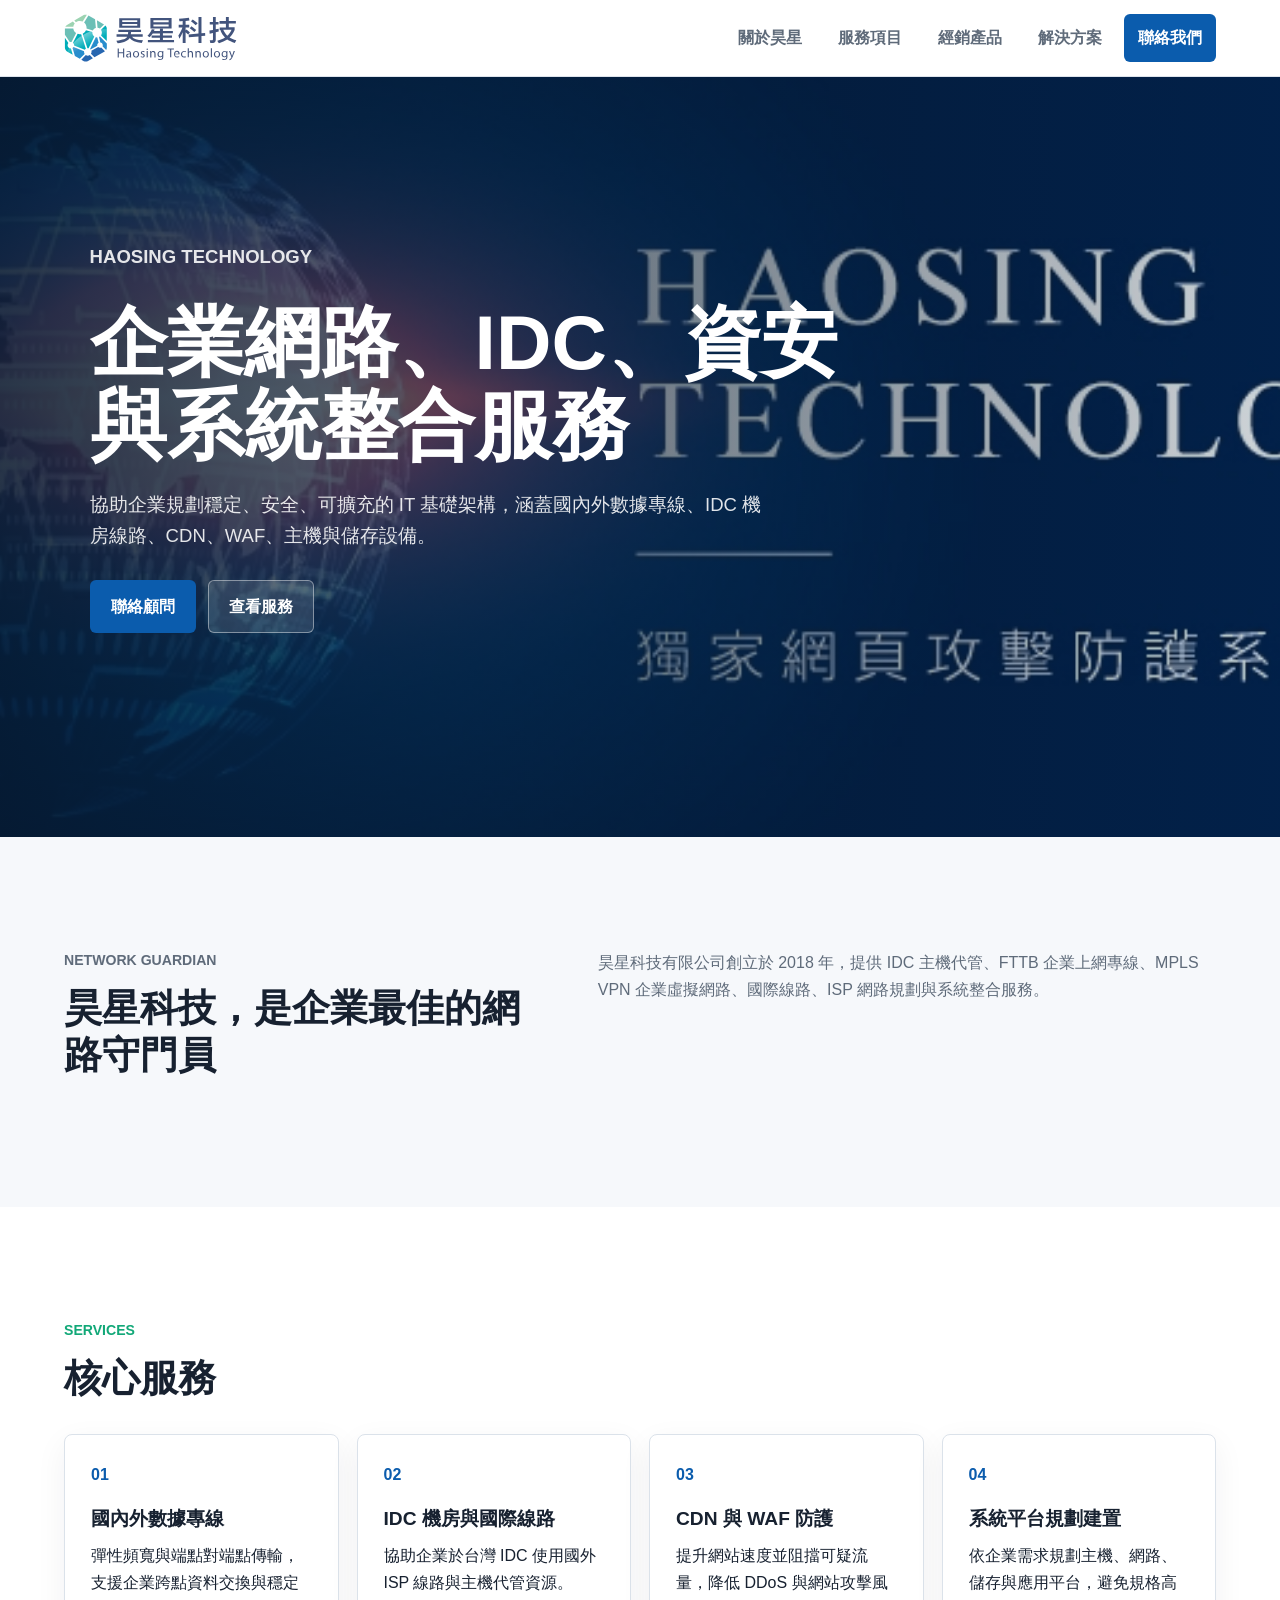
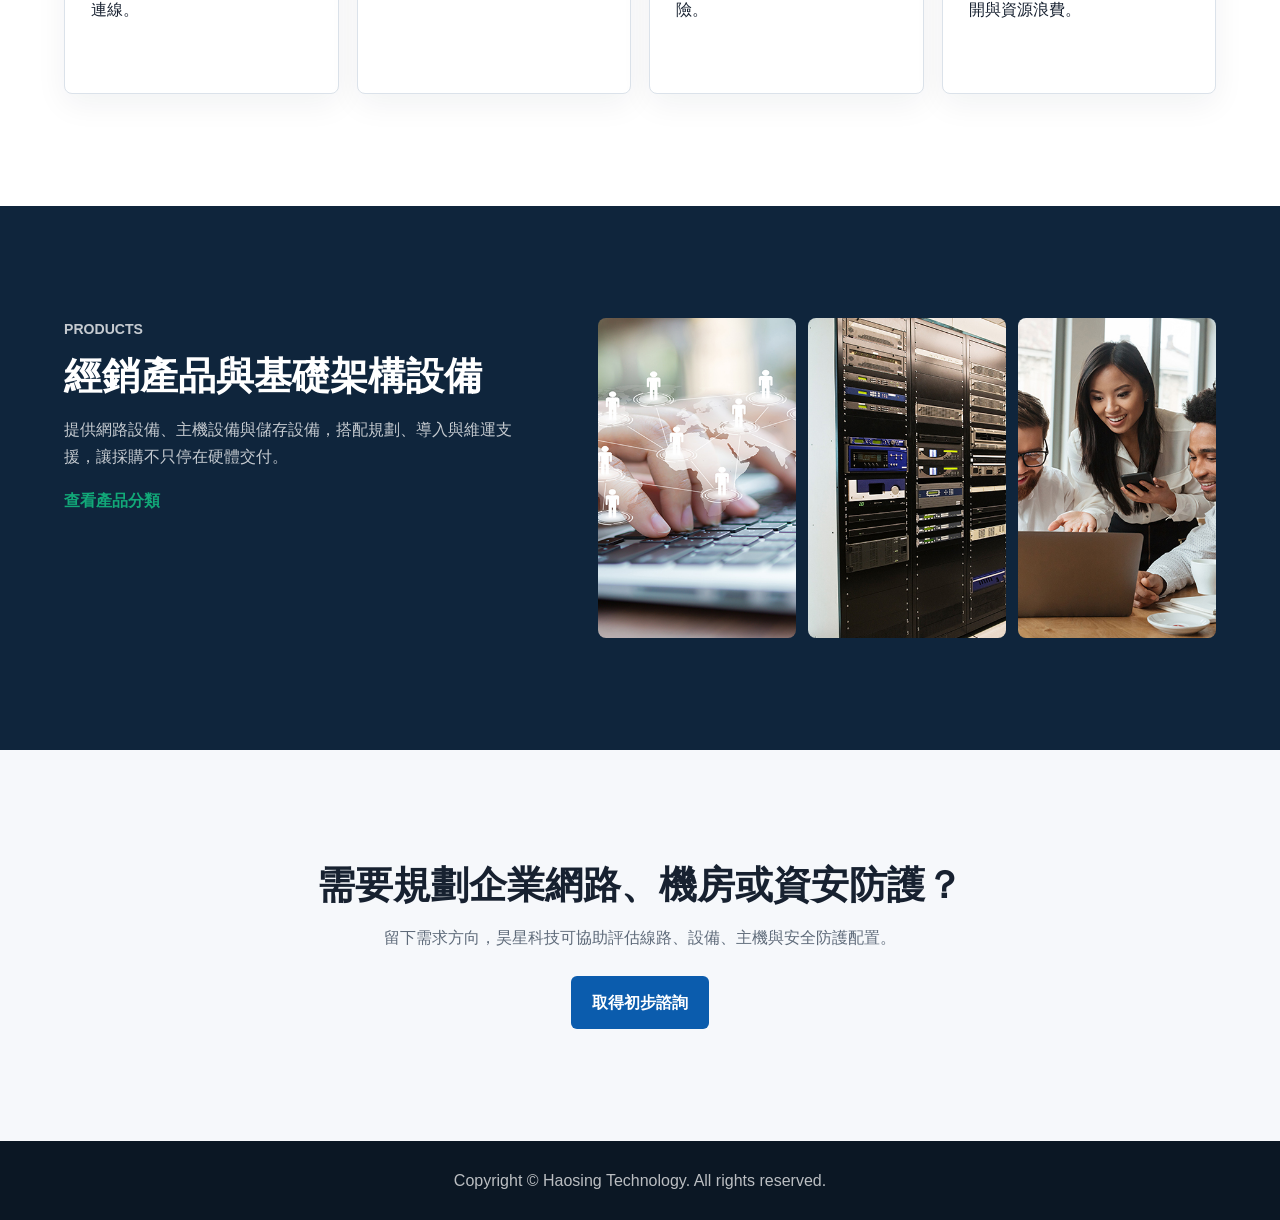
<file: index.html>
<!DOCTYPE html>
<html lang="zh-Hant-TW">
<head>
  <meta charset="UTF-8">
  <meta name="viewport" content="width=device-width, initial-scale=1.0">
  <title>昊星科技有限公司｜企業網路、IDC、資安與系統整合服務</title>
  <meta name="description" content="昊星科技提供國內外數據專線、IDC 機房線路、CDN、WAF、虛擬主機、系統平台建置與企業 IT 技術支援。">
  <link rel="canonical" href="https://haosing.com.tw/">
  <meta property="og:title" content="昊星科技有限公司">
  <meta property="og:description" content="企業網路、IDC、資安與系統整合服務。">
  <meta property="og:type" content="website">
  <meta property="og:url" content="https://haosing.com.tw/">
  <link rel="icon" href="assets/images/logo.svg" type="image/svg+xml">
  <link rel="stylesheet" href="assets/css/styles.css">
</head>
<body>
  <header class="site-header">
    <a class="brand" href="index.html" aria-label="昊星科技首頁">
      <img src="assets/images/logo.svg" alt="Haosing Technology">
    </a>
    <button class="nav-toggle" type="button" aria-expanded="false" aria-controls="site-nav">選單</button>
    <nav id="site-nav" class="site-nav" aria-label="主要導覽">
      <a href="about.html">關於昊星</a>
      <a href="services.html">服務項目</a>
      <a href="products.html">經銷產品</a>
      <a href="solutions.html">解決方案</a>
      <a class="nav-cta" href="contact.html">聯絡我們</a>
    </nav>
  </header>

  <main>
    <section class="hero">
      <img class="hero-bg" src="upload/home/210103144446288373.jpg" alt="企業網路與機房基礎架構">
      <div class="hero-overlay"></div>
      <div class="hero-content">
        <p class="eyebrow">Haosing Technology</p>
        <h1>企業網路、IDC、資安與系統整合服務</h1>
        <p>協助企業規劃穩定、安全、可擴充的 IT 基礎架構，涵蓋國內外數據專線、IDC 機房線路、CDN、WAF、主機與儲存設備。</p>
        <div class="hero-actions">
          <a class="button primary" href="contact.html">聯絡顧問</a>
          <a class="button secondary" href="services.html">查看服務</a>
        </div>
      </div>
    </section>

    <section class="section intro-grid">
      <div>
        <p class="eyebrow">Network Guardian</p>
        <h2>昊星科技，是企業最佳的網路守門員</h2>
      </div>
      <p>昊星科技有限公司創立於 2018 年，提供 IDC 主機代管、FTTB 企業上網專線、MPLS VPN 企業虛擬網路、國際線路、ISP 網路規劃與系統整合服務。</p>
    </section>

    <section class="section service-preview">
      <div class="section-heading">
        <p class="eyebrow">Services</p>
        <h2>核心服務</h2>
      </div>
      <div class="feature-grid">
        <a class="feature-card" href="services.html#leased-line">
          <span>01</span>
          <h3>國內外數據專線</h3>
          <p>彈性頻寬與端點對端點傳輸，支援企業跨點資料交換與穩定連線。</p>
        </a>
        <a class="feature-card" href="services.html#idc">
          <span>02</span>
          <h3>IDC 機房與國際線路</h3>
          <p>協助企業於台灣 IDC 使用國外 ISP 線路與主機代管資源。</p>
        </a>
        <a class="feature-card" href="services.html#security">
          <span>03</span>
          <h3>CDN 與 WAF 防護</h3>
          <p>提升網站速度並阻擋可疑流量，降低 DDoS 與網站攻擊風險。</p>
        </a>
        <a class="feature-card" href="services.html#integration">
          <span>04</span>
          <h3>系統平台規劃建置</h3>
          <p>依企業需求規劃主機、網路、儲存與應用平台，避免規格高開與資源浪費。</p>
        </a>
      </div>
    </section>

    <section class="section split-section">
      <div>
        <p class="eyebrow">Products</p>
        <h2>經銷產品與基礎架構設備</h2>
        <p>提供網路設備、主機設備與儲存設備，搭配規劃、導入與維運支援，讓採購不只停在硬體交付。</p>
        <a class="text-link" href="products.html">查看產品分類</a>
      </div>
      <div class="image-triplet" aria-label="服務與產品圖片">
        <img src="assets/images/a.jpg" alt="服務項目">
        <img src="assets/images/b.jpg" alt="經銷產品">
        <img src="assets/images/c.jpg" alt="方案種類">
      </div>
    </section>

    <section class="section cta-band">
      <h2>需要規劃企業網路、機房或資安防護？</h2>
      <p>留下需求方向，昊星科技可協助評估線路、設備、主機與安全防護配置。</p>
      <a class="button primary" href="contact.html">取得初步諮詢</a>
    </section>
  </main>

  <footer class="site-footer">
    <p>Copyright © Haosing Technology. All rights reserved.</p>
  </footer>

  <script src="assets/js/main.js"></script>
</body>
</html>
</file>
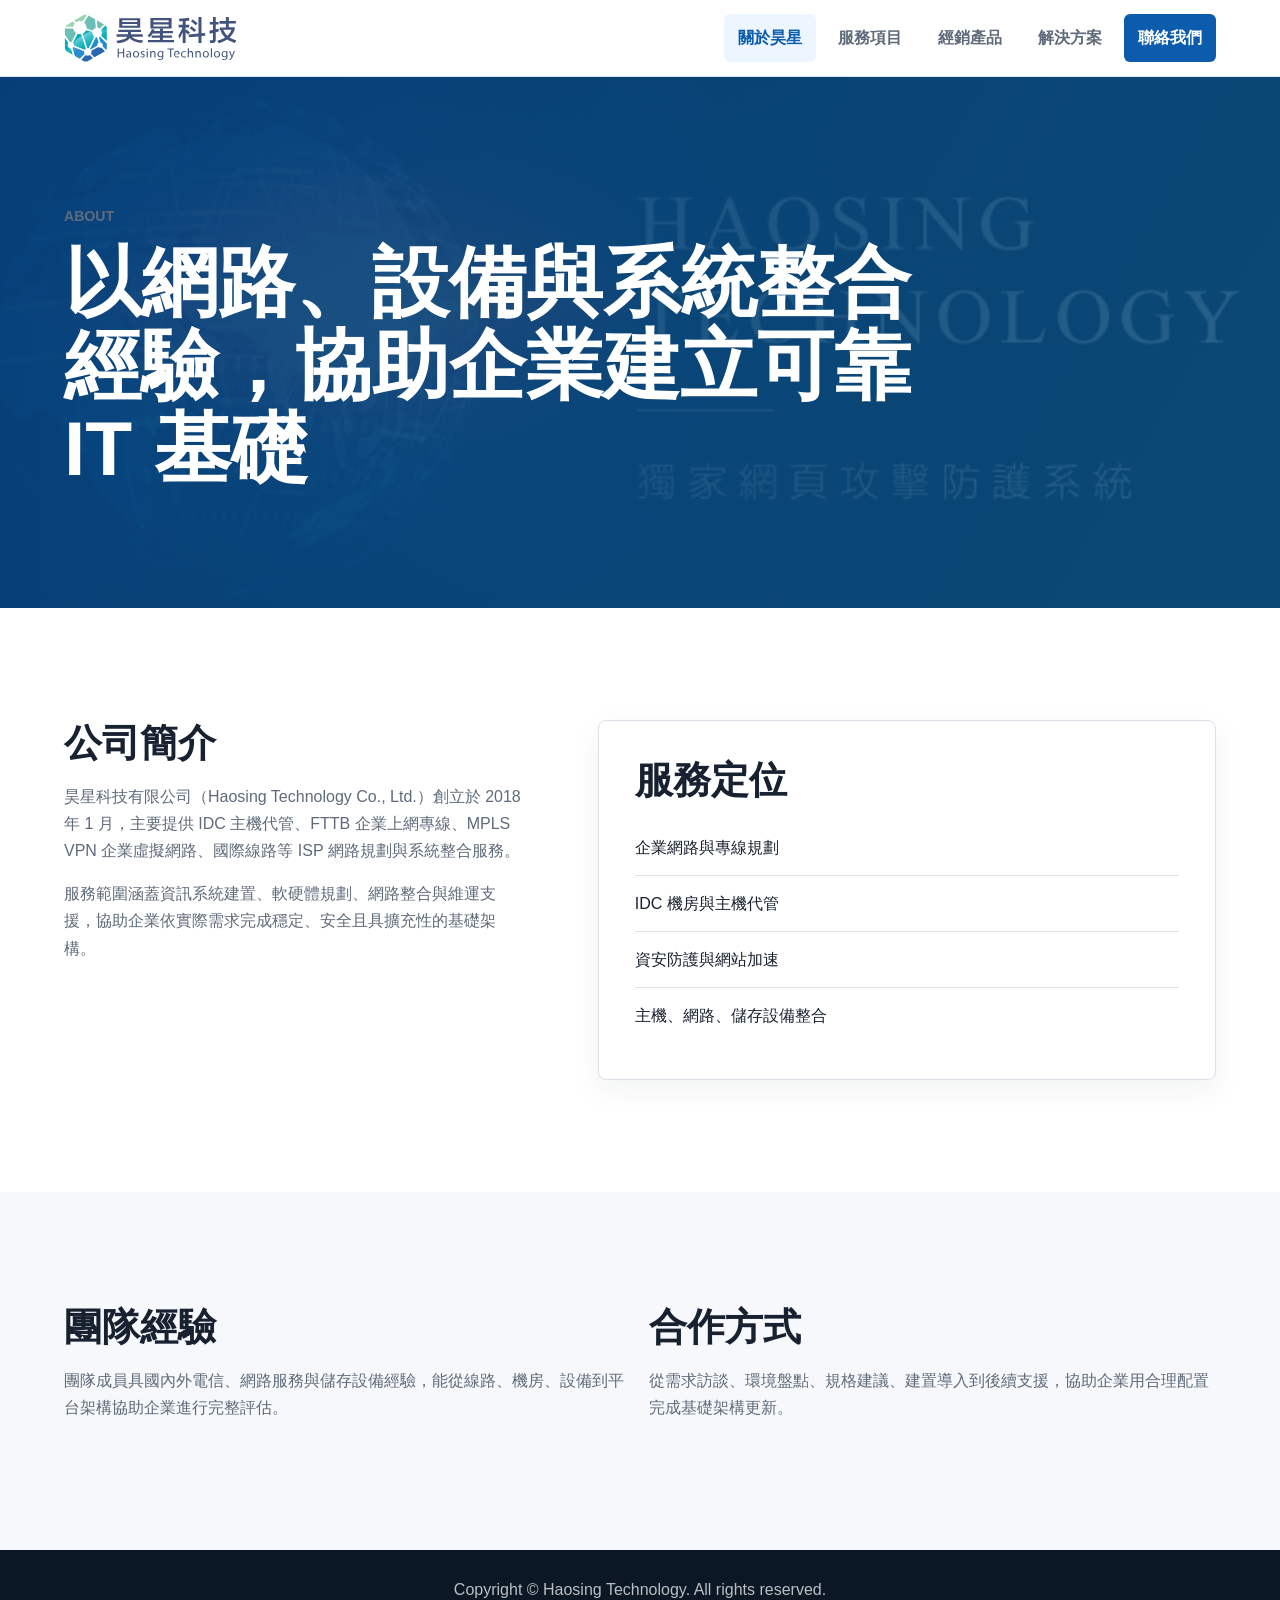
<file: about.html>
<!DOCTYPE html>
<html lang="zh-Hant-TW">
<head>
  <meta charset="UTF-8">
  <meta name="viewport" content="width=device-width, initial-scale=1.0">
  <title>關於昊星｜昊星科技有限公司</title>
  <meta name="description" content="昊星科技創立於 2018 年，提供 IDC、企業專線、MPLS VPN、ISP 網路規劃與系統整合服務。">
  <link rel="stylesheet" href="assets/css/styles.css">
</head>
<body>
  <header class="site-header">
    <a class="brand" href="index.html"><img src="assets/images/logo.svg" alt="Haosing Technology"></a>
    <button class="nav-toggle" type="button" aria-expanded="false" aria-controls="site-nav">選單</button>
    <nav id="site-nav" class="site-nav" aria-label="主要導覽">
      <a class="active" href="about.html">關於昊星</a>
      <a href="services.html">服務項目</a>
      <a href="products.html">經銷產品</a>
      <a href="solutions.html">解決方案</a>
      <a class="nav-cta" href="contact.html">聯絡我們</a>
    </nav>
  </header>

  <main>
    <section class="page-hero compact">
      <p class="eyebrow">About</p>
      <h1>以網路、設備與系統整合經驗，協助企業建立可靠 IT 基礎</h1>
    </section>

    <section class="section content-grid">
      <article class="rich-text">
        <h2>公司簡介</h2>
        <p>昊星科技有限公司（Haosing Technology Co., Ltd.）創立於 2018 年 1 月，主要提供 IDC 主機代管、FTTB 企業上網專線、MPLS VPN 企業虛擬網路、國際線路等 ISP 網路規劃與系統整合服務。</p>
        <p>服務範圍涵蓋資訊系統建置、軟硬體規劃、網路整合與維運支援，協助企業依實際需求完成穩定、安全且具擴充性的基礎架構。</p>
      </article>
      <aside class="fact-panel">
        <h2>服務定位</h2>
        <ul>
          <li>企業網路與專線規劃</li>
          <li>IDC 機房與主機代管</li>
          <li>資安防護與網站加速</li>
          <li>主機、網路、儲存設備整合</li>
        </ul>
      </aside>
    </section>

    <section class="section values">
      <div>
        <h2>團隊經驗</h2>
        <p>團隊成員具國內外電信、網路服務與儲存設備經驗，能從線路、機房、設備到平台架構協助企業進行完整評估。</p>
      </div>
      <div>
        <h2>合作方式</h2>
        <p>從需求訪談、環境盤點、規格建議、建置導入到後續支援，協助企業用合理配置完成基礎架構更新。</p>
      </div>
    </section>
  </main>

  <footer class="site-footer"><p>Copyright © Haosing Technology. All rights reserved.</p></footer>
  <script src="assets/js/main.js"></script>
</body>
</html>
</file>
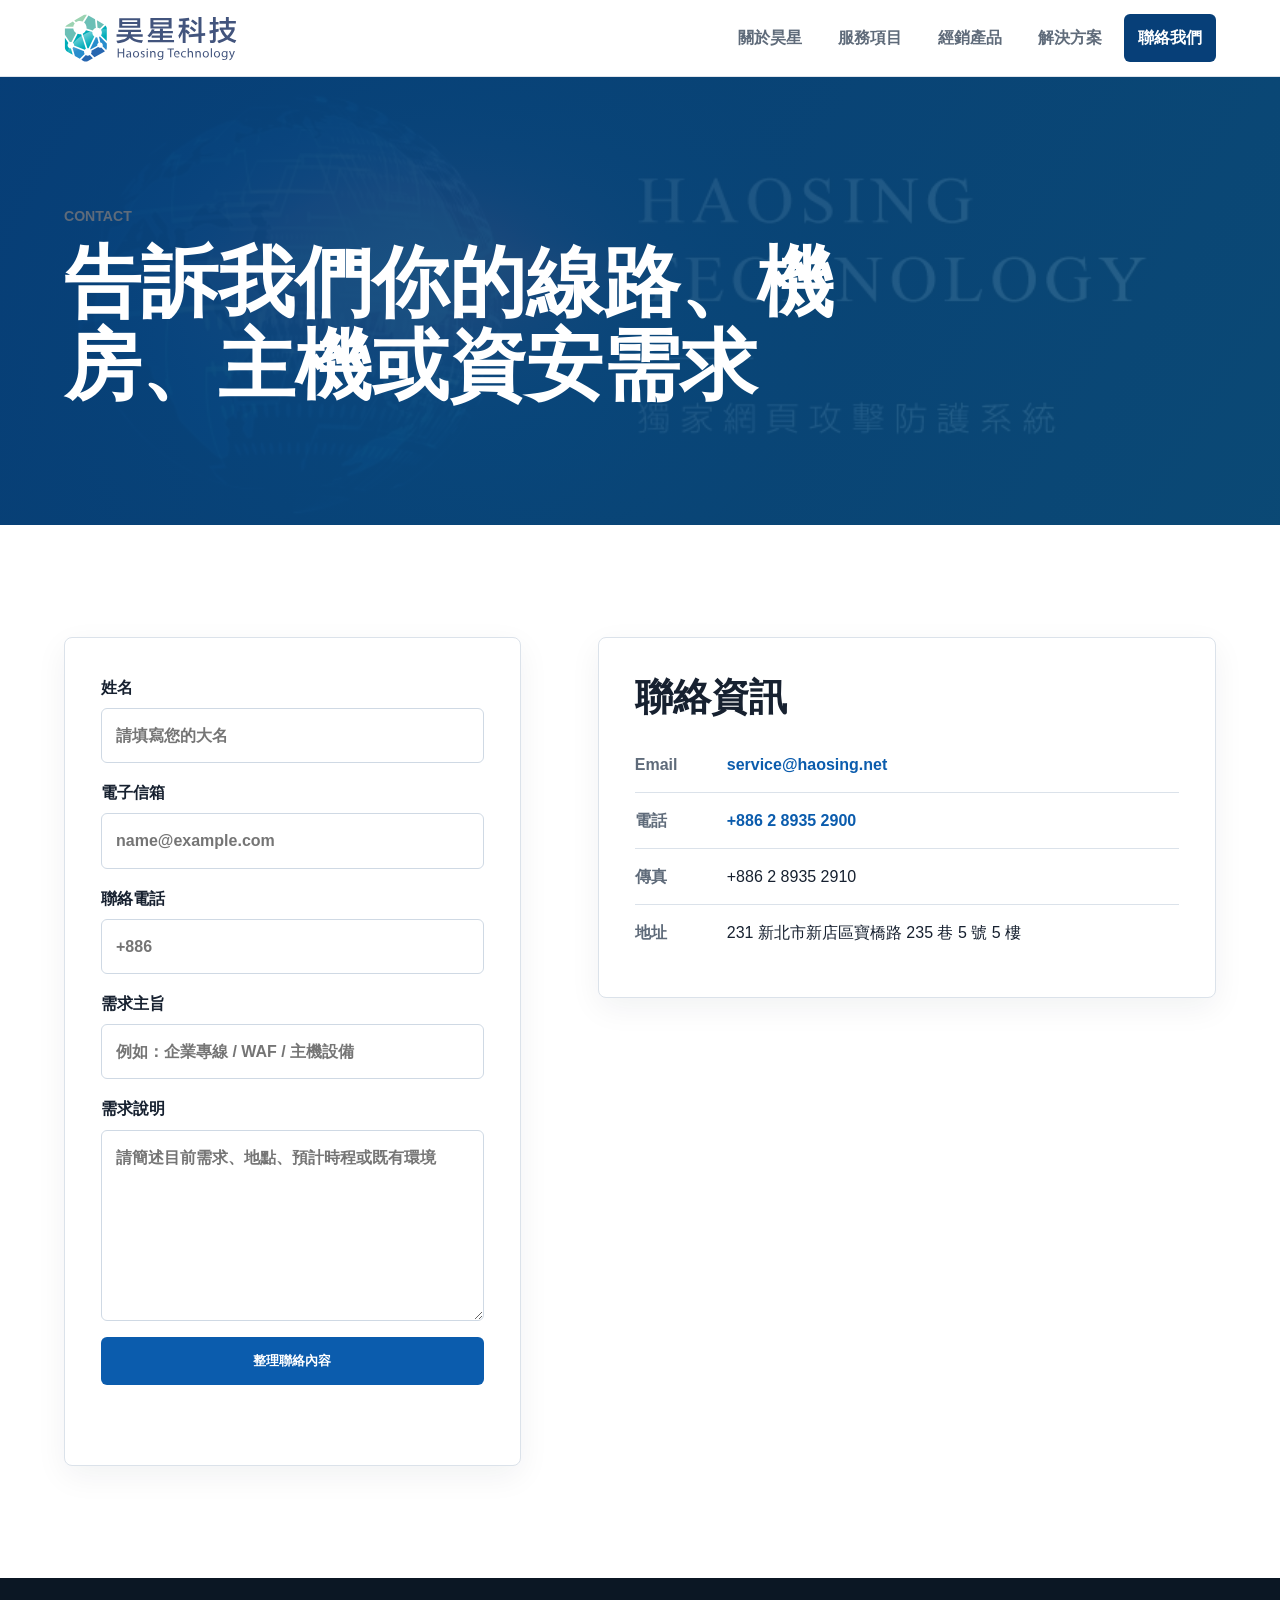
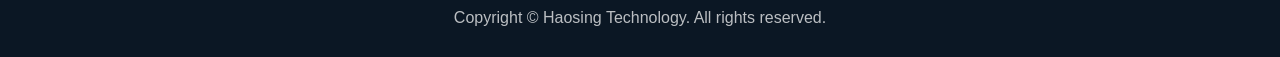
<file: contact.html>
<!DOCTYPE html>
<html lang="zh-Hant-TW">
<head>
  <meta charset="UTF-8">
  <meta name="viewport" content="width=device-width, initial-scale=1.0">
  <title>聯絡我們｜昊星科技有限公司</title>
  <meta name="description" content="聯絡昊星科技，洽詢企業專線、IDC、CDN、WAF、虛擬主機、設備採購與系統整合服務。">
  <link rel="stylesheet" href="assets/css/styles.css">
</head>
<body>
  <header class="site-header">
    <a class="brand" href="index.html"><img src="assets/images/logo.svg" alt="Haosing Technology"></a>
    <button class="nav-toggle" type="button" aria-expanded="false" aria-controls="site-nav">選單</button>
    <nav id="site-nav" class="site-nav" aria-label="主要導覽">
      <a href="about.html">關於昊星</a>
      <a href="services.html">服務項目</a>
      <a href="products.html">經銷產品</a>
      <a href="solutions.html">解決方案</a>
      <a class="active nav-cta" href="contact.html">聯絡我們</a>
    </nav>
  </header>

  <main>
    <section class="page-hero compact">
      <p class="eyebrow">Contact</p>
      <h1>告訴我們你的線路、機房、主機或資安需求</h1>
    </section>

    <section class="section contact-layout">
      <form class="contact-form" data-static-form>
        <label>
          姓名
          <input type="text" name="name" autocomplete="name" placeholder="請填寫您的大名">
        </label>
        <label>
          電子信箱
          <input type="email" name="email" autocomplete="email" placeholder="name@example.com">
        </label>
        <label>
          聯絡電話
          <input type="tel" name="phone" autocomplete="tel" placeholder="+886">
        </label>
        <label>
          需求主旨
          <input type="text" name="subject" placeholder="例如：企業專線 / WAF / 主機設備">
        </label>
        <label>
          需求說明
          <textarea name="message" rows="6" placeholder="請簡述目前需求、地點、預計時程或既有環境"></textarea>
        </label>
        <button class="button primary" type="submit">整理聯絡內容</button>
        <p class="form-note" role="status" aria-live="polite"></p>
      </form>

      <aside class="contact-card">
        <h2>聯絡資訊</h2>
        <ul>
          <li><span>Email</span><a href="mailto:service@haosing.net">service@haosing.net</a></li>
          <li><span>電話</span><a href="tel:+886289352900">+886 2 8935 2900</a></li>
          <li><span>傳真</span><span>+886 2 8935 2910</span></li>
          <li><span>地址</span><span>231 新北市新店區寶橋路 235 巷 5 號 5 樓</span></li>
        </ul>
      </aside>
    </section>
  </main>

  <footer class="site-footer"><p>Copyright © Haosing Technology. All rights reserved.</p></footer>
  <script src="assets/js/main.js"></script>
</body>
</html>
</file>
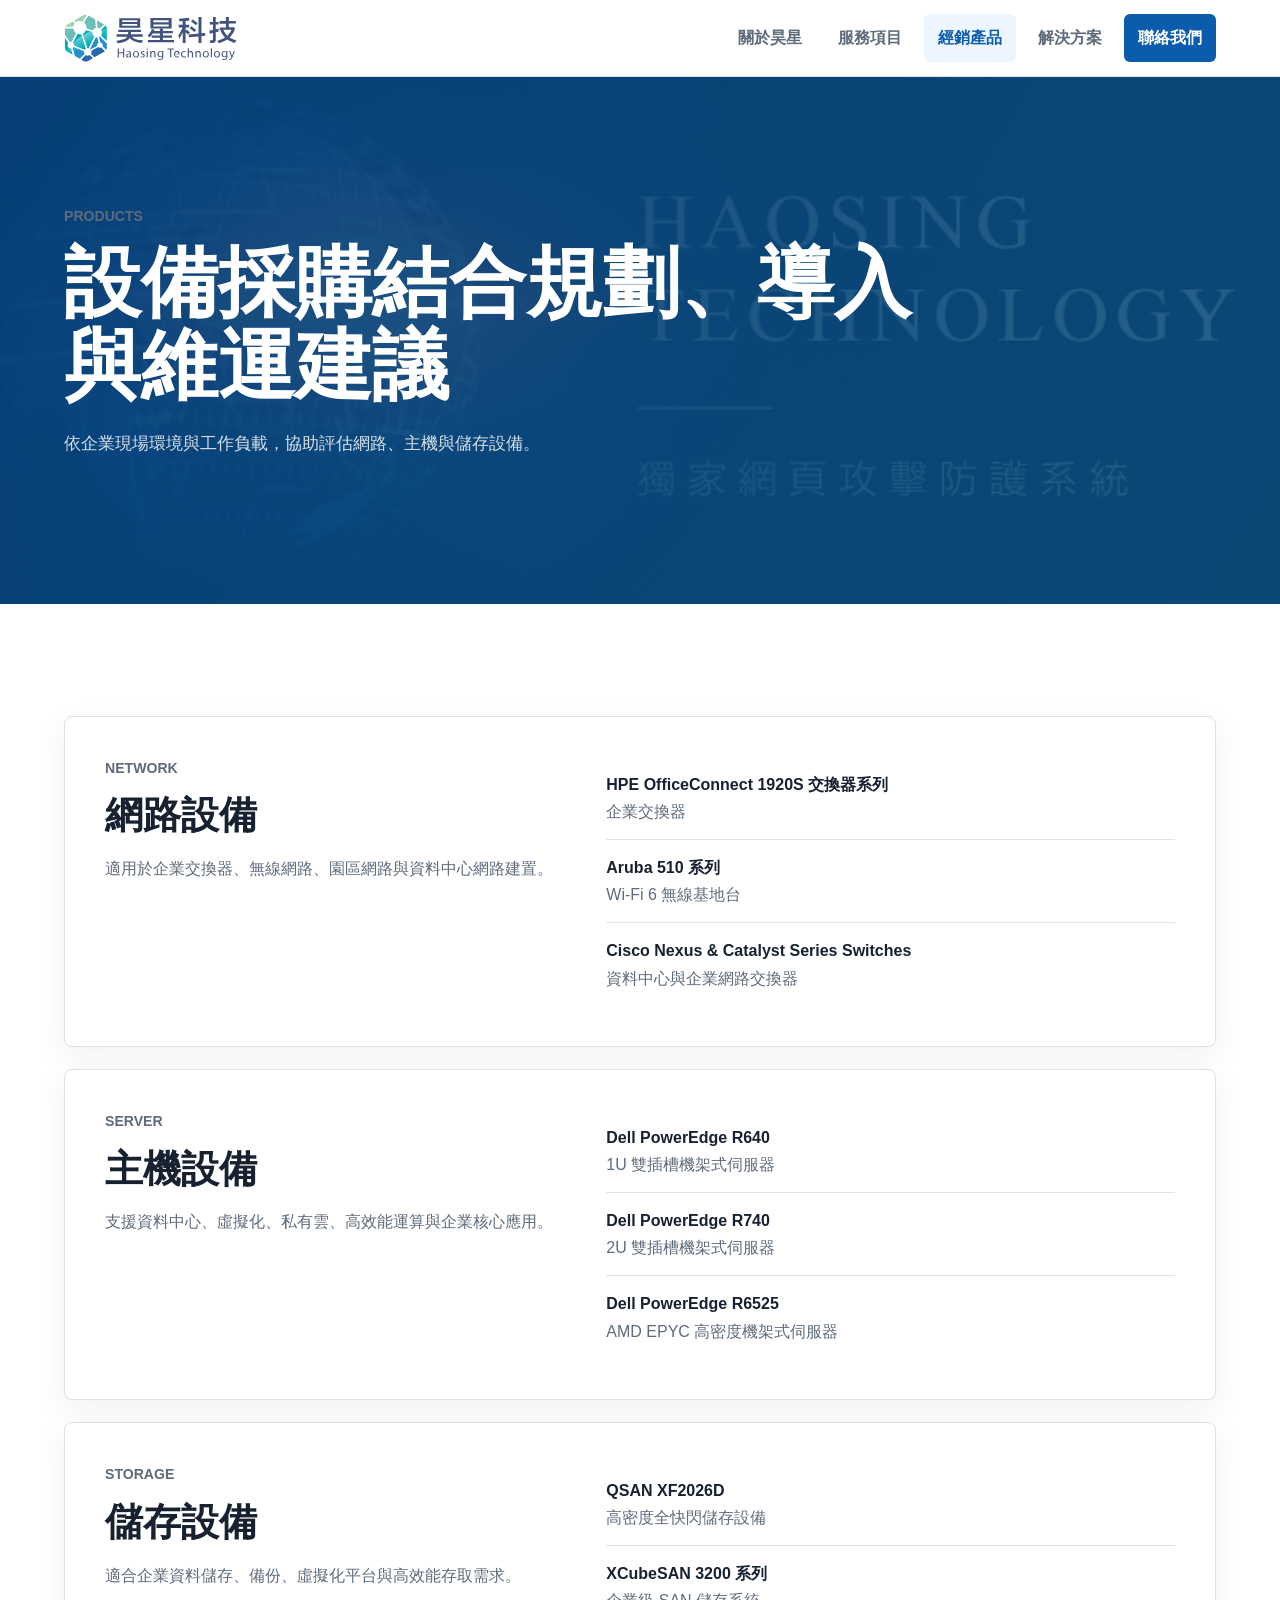
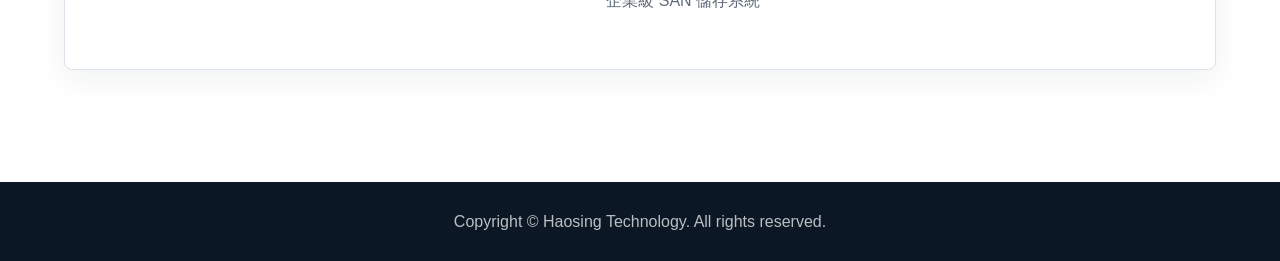
<file: products.html>
<!DOCTYPE html>
<html lang="zh-Hant-TW">
<head>
  <meta charset="UTF-8">
  <meta name="viewport" content="width=device-width, initial-scale=1.0">
  <title>經銷產品｜昊星科技有限公司</title>
  <meta name="description" content="昊星科技經銷網路設備、主機設備與儲存設備，包含 HPE、Aruba、Cisco、Dell PowerEdge 與 QSAN。">
  <link rel="stylesheet" href="assets/css/styles.css">
</head>
<body>
  <header class="site-header">
    <a class="brand" href="index.html"><img src="assets/images/logo.svg" alt="Haosing Technology"></a>
    <button class="nav-toggle" type="button" aria-expanded="false" aria-controls="site-nav">選單</button>
    <nav id="site-nav" class="site-nav" aria-label="主要導覽">
      <a href="about.html">關於昊星</a>
      <a href="services.html">服務項目</a>
      <a class="active" href="products.html">經銷產品</a>
      <a href="solutions.html">解決方案</a>
      <a class="nav-cta" href="contact.html">聯絡我們</a>
    </nav>
  </header>

  <main>
    <section class="page-hero">
      <p class="eyebrow">Products</p>
      <h1>設備採購結合規劃、導入與維運建議</h1>
      <p>依企業現場環境與工作負載，協助評估網路、主機與儲存設備。</p>
    </section>

    <section class="section product-categories">
      <article class="product-category">
        <div>
          <p class="eyebrow">Network</p>
          <h2>網路設備</h2>
          <p>適用於企業交換器、無線網路、園區網路與資料中心網路建置。</p>
        </div>
        <ul class="product-list">
          <li><strong>HPE OfficeConnect 1920S 交換器系列</strong><span>企業交換器</span></li>
          <li><strong>Aruba 510 系列</strong><span>Wi-Fi 6 無線基地台</span></li>
          <li><strong>Cisco Nexus & Catalyst Series Switches</strong><span>資料中心與企業網路交換器</span></li>
        </ul>
      </article>

      <article class="product-category">
        <div>
          <p class="eyebrow">Server</p>
          <h2>主機設備</h2>
          <p>支援資料中心、虛擬化、私有雲、高效能運算與企業核心應用。</p>
        </div>
        <ul class="product-list">
          <li><strong>Dell PowerEdge R640</strong><span>1U 雙插槽機架式伺服器</span></li>
          <li><strong>Dell PowerEdge R740</strong><span>2U 雙插槽機架式伺服器</span></li>
          <li><strong>Dell PowerEdge R6525</strong><span>AMD EPYC 高密度機架式伺服器</span></li>
        </ul>
      </article>

      <article class="product-category">
        <div>
          <p class="eyebrow">Storage</p>
          <h2>儲存設備</h2>
          <p>適合企業資料儲存、備份、虛擬化平台與高效能存取需求。</p>
        </div>
        <ul class="product-list">
          <li><strong>QSAN XF2026D</strong><span>高密度全快閃儲存設備</span></li>
          <li><strong>XCubeSAN 3200 系列</strong><span>企業級 SAN 儲存系統</span></li>
        </ul>
      </article>
    </section>
  </main>

  <footer class="site-footer"><p>Copyright © Haosing Technology. All rights reserved.</p></footer>
  <script src="assets/js/main.js"></script>
</body>
</html>
</file>
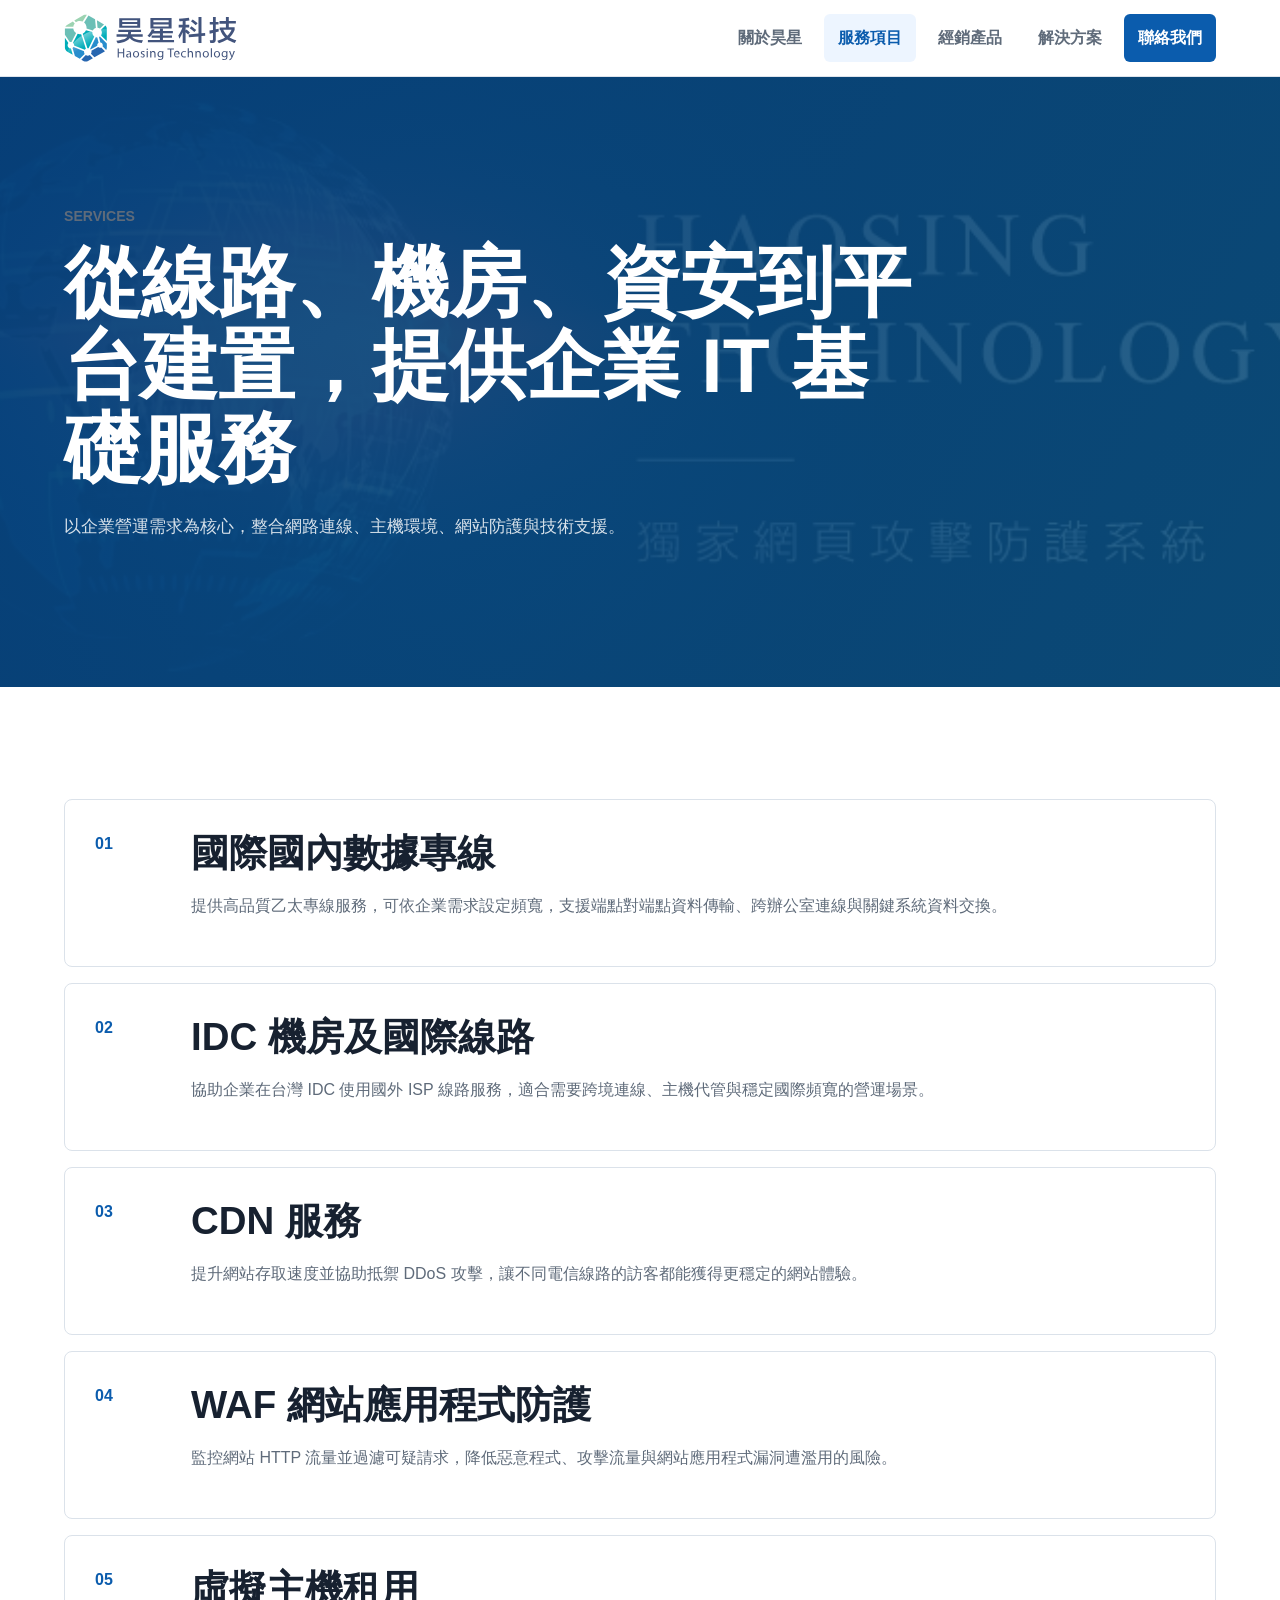
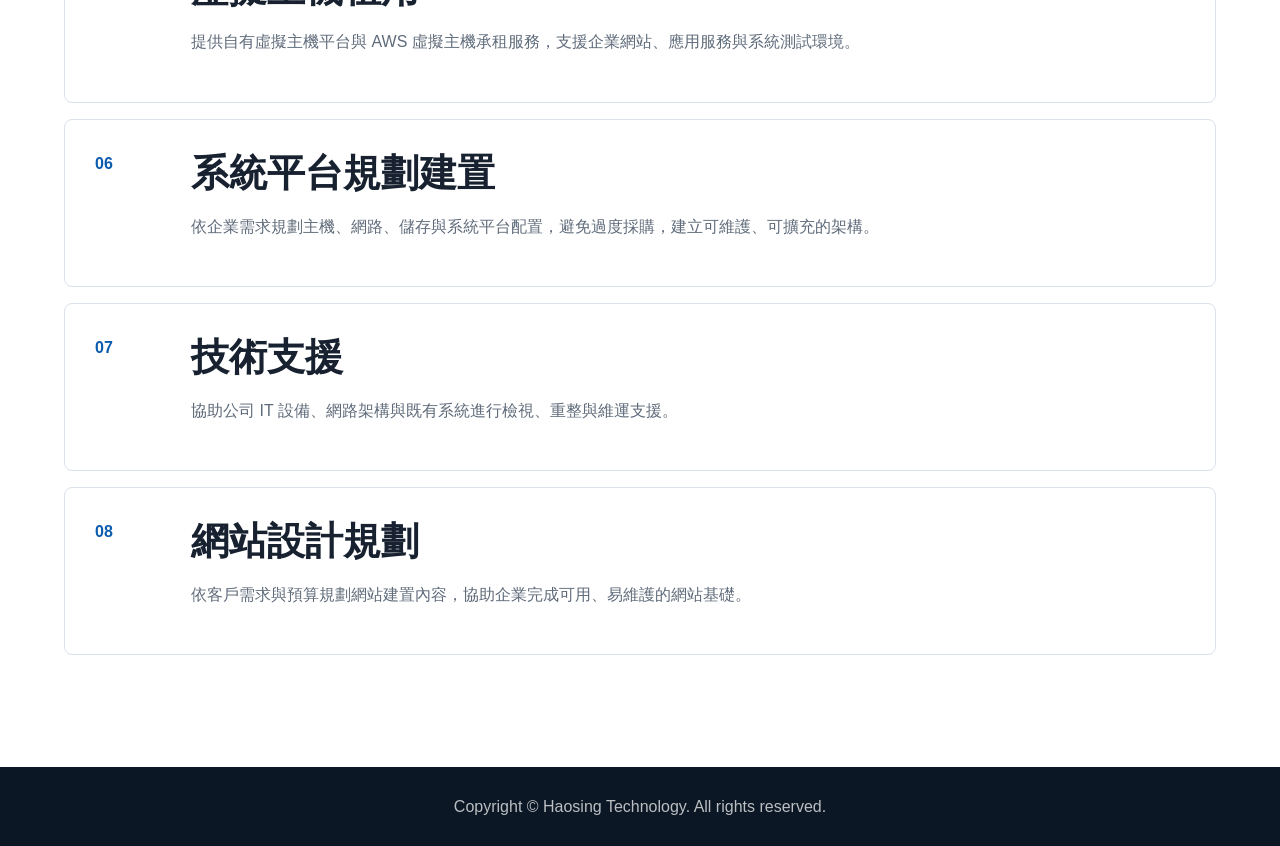
<file: services.html>
<!DOCTYPE html>
<html lang="zh-Hant-TW">
<head>
  <meta charset="UTF-8">
  <meta name="viewport" content="width=device-width, initial-scale=1.0">
  <title>服務項目｜昊星科技有限公司</title>
  <meta name="description" content="昊星科技提供國內外數據專線、IDC、CDN、WAF、虛擬主機、系統平台建置、技術支援與網站設計規劃。">
  <link rel="stylesheet" href="assets/css/styles.css">
</head>
<body>
  <header class="site-header">
    <a class="brand" href="index.html"><img src="assets/images/logo.svg" alt="Haosing Technology"></a>
    <button class="nav-toggle" type="button" aria-expanded="false" aria-controls="site-nav">選單</button>
    <nav id="site-nav" class="site-nav" aria-label="主要導覽">
      <a href="about.html">關於昊星</a>
      <a class="active" href="services.html">服務項目</a>
      <a href="products.html">經銷產品</a>
      <a href="solutions.html">解決方案</a>
      <a class="nav-cta" href="contact.html">聯絡我們</a>
    </nav>
  </header>

  <main>
    <section class="page-hero">
      <p class="eyebrow">Services</p>
      <h1>從線路、機房、資安到平台建置，提供企業 IT 基礎服務</h1>
      <p>以企業營運需求為核心，整合網路連線、主機環境、網站防護與技術支援。</p>
    </section>

    <section class="section service-list">
      <article id="leased-line" class="service-row">
        <span>01</span>
        <div>
          <h2>國際國內數據專線</h2>
          <p>提供高品質乙太專線服務，可依企業需求設定頻寬，支援端點對端點資料傳輸、跨辦公室連線與關鍵系統資料交換。</p>
        </div>
      </article>
      <article id="idc" class="service-row">
        <span>02</span>
        <div>
          <h2>IDC 機房及國際線路</h2>
          <p>協助企業在台灣 IDC 使用國外 ISP 線路服務，適合需要跨境連線、主機代管與穩定國際頻寬的營運場景。</p>
        </div>
      </article>
      <article id="security" class="service-row">
        <span>03</span>
        <div>
          <h2>CDN 服務</h2>
          <p>提升網站存取速度並協助抵禦 DDoS 攻擊，讓不同電信線路的訪客都能獲得更穩定的網站體驗。</p>
        </div>
      </article>
      <article class="service-row">
        <span>04</span>
        <div>
          <h2>WAF 網站應用程式防護</h2>
          <p>監控網站 HTTP 流量並過濾可疑請求，降低惡意程式、攻擊流量與網站應用程式漏洞遭濫用的風險。</p>
        </div>
      </article>
      <article class="service-row">
        <span>05</span>
        <div>
          <h2>虛擬主機租用</h2>
          <p>提供自有虛擬主機平台與 AWS 虛擬主機承租服務，支援企業網站、應用服務與系統測試環境。</p>
        </div>
      </article>
      <article id="integration" class="service-row">
        <span>06</span>
        <div>
          <h2>系統平台規劃建置</h2>
          <p>依企業需求規劃主機、網路、儲存與系統平台配置，避免過度採購，建立可維護、可擴充的架構。</p>
        </div>
      </article>
      <article class="service-row">
        <span>07</span>
        <div>
          <h2>技術支援</h2>
          <p>協助公司 IT 設備、網路架構與既有系統進行檢視、重整與維運支援。</p>
        </div>
      </article>
      <article class="service-row">
        <span>08</span>
        <div>
          <h2>網站設計規劃</h2>
          <p>依客戶需求與預算規劃網站建置內容，協助企業完成可用、易維護的網站基礎。</p>
        </div>
      </article>
    </section>
  </main>

  <footer class="site-footer"><p>Copyright © Haosing Technology. All rights reserved.</p></footer>
  <script src="assets/js/main.js"></script>
</body>
</html>
</file>
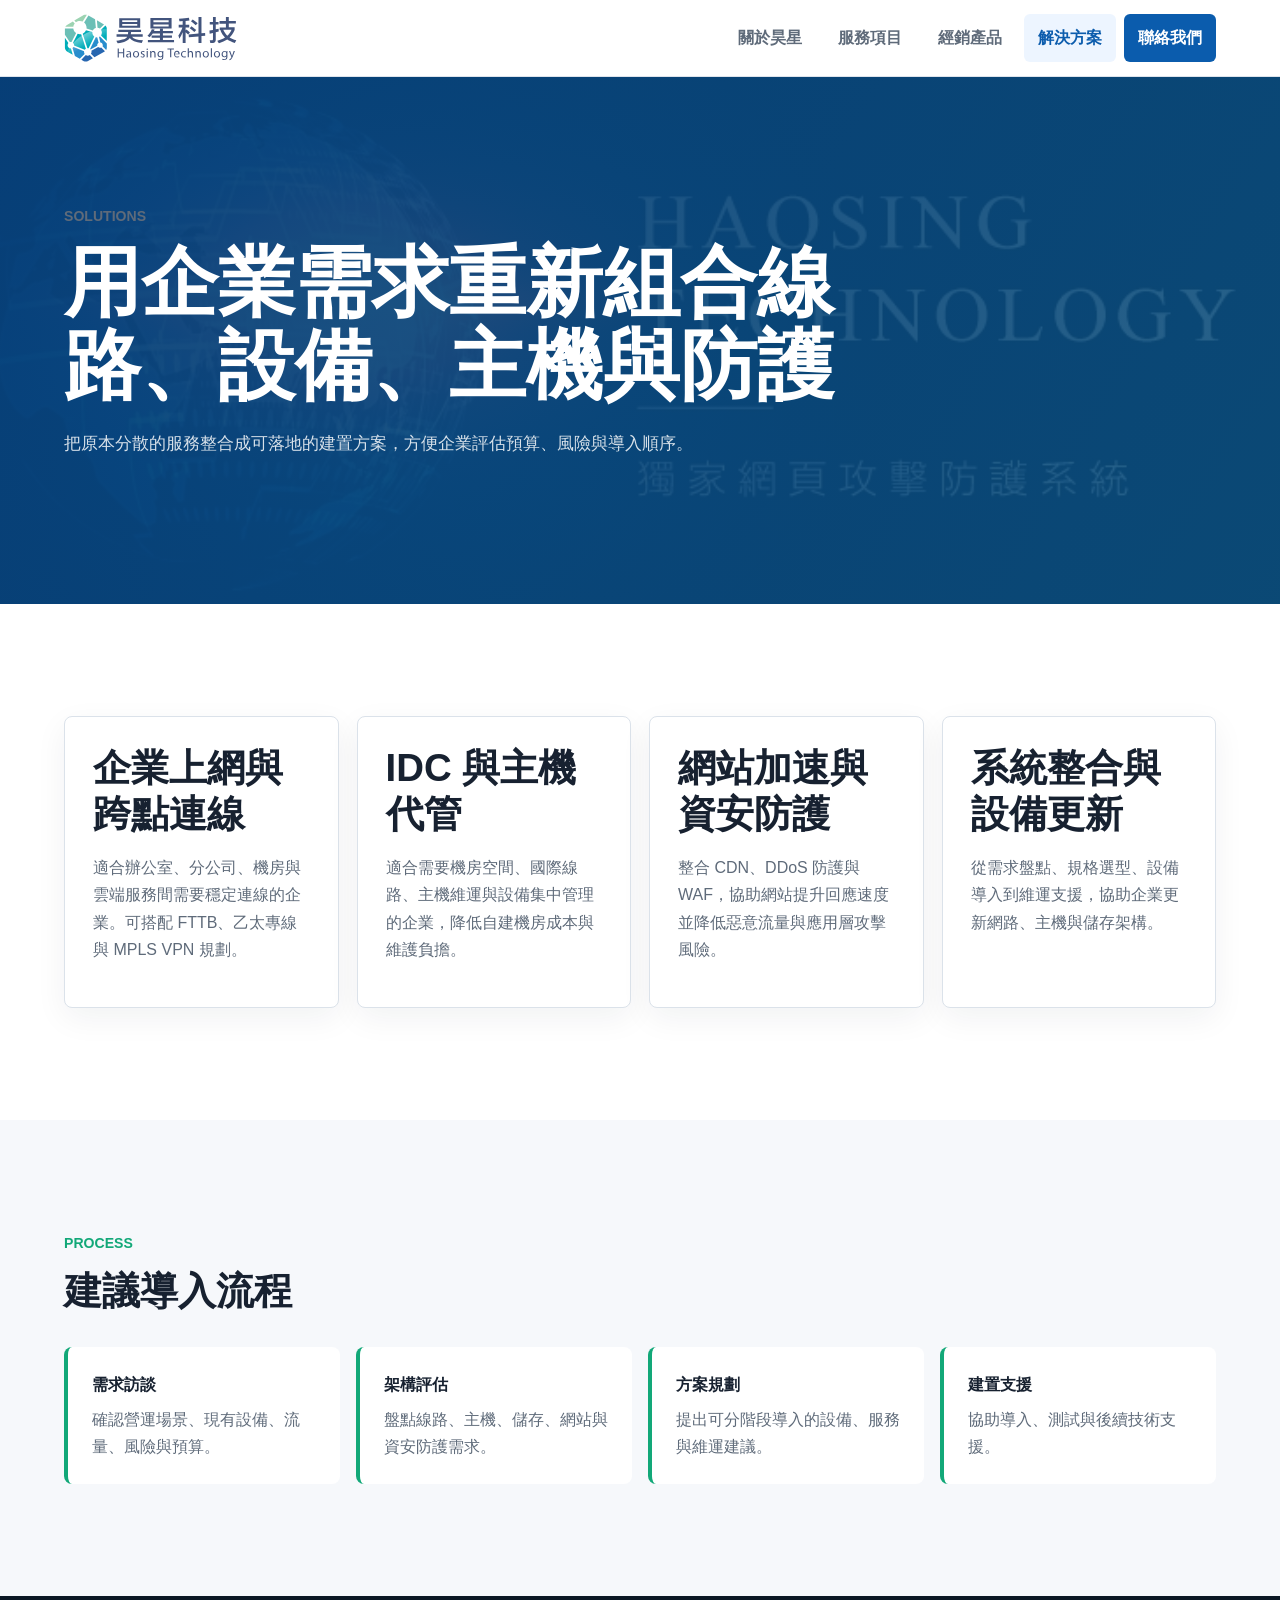
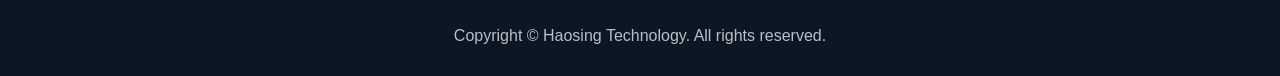
<file: solutions.html>
<!DOCTYPE html>
<html lang="zh-Hant-TW">
<head>
  <meta charset="UTF-8">
  <meta name="viewport" content="width=device-width, initial-scale=1.0">
  <title>解決方案｜昊星科技有限公司</title>
  <meta name="description" content="昊星科技提供企業上網、IDC 主機代管、網站加速與資安防護、系統整合等解決方案。">
  <link rel="stylesheet" href="assets/css/styles.css">
</head>
<body>
  <header class="site-header">
    <a class="brand" href="index.html"><img src="assets/images/logo.svg" alt="Haosing Technology"></a>
    <button class="nav-toggle" type="button" aria-expanded="false" aria-controls="site-nav">選單</button>
    <nav id="site-nav" class="site-nav" aria-label="主要導覽">
      <a href="about.html">關於昊星</a>
      <a href="services.html">服務項目</a>
      <a href="products.html">經銷產品</a>
      <a class="active" href="solutions.html">解決方案</a>
      <a class="nav-cta" href="contact.html">聯絡我們</a>
    </nav>
  </header>

  <main>
    <section class="page-hero">
      <p class="eyebrow">Solutions</p>
      <h1>用企業需求重新組合線路、設備、主機與防護</h1>
      <p>把原本分散的服務整合成可落地的建置方案，方便企業評估預算、風險與導入順序。</p>
    </section>

    <section class="section solution-grid">
      <article>
        <h2>企業上網與跨點連線</h2>
        <p>適合辦公室、分公司、機房與雲端服務間需要穩定連線的企業。可搭配 FTTB、乙太專線與 MPLS VPN 規劃。</p>
      </article>
      <article>
        <h2>IDC 與主機代管</h2>
        <p>適合需要機房空間、國際線路、主機維運與設備集中管理的企業，降低自建機房成本與維護負擔。</p>
      </article>
      <article>
        <h2>網站加速與資安防護</h2>
        <p>整合 CDN、DDoS 防護與 WAF，協助網站提升回應速度並降低惡意流量與應用層攻擊風險。</p>
      </article>
      <article>
        <h2>系統整合與設備更新</h2>
        <p>從需求盤點、規格選型、設備導入到維運支援，協助企業更新網路、主機與儲存架構。</p>
      </article>
    </section>

    <section class="section process">
      <div class="section-heading">
        <p class="eyebrow">Process</p>
        <h2>建議導入流程</h2>
      </div>
      <ol>
        <li><strong>需求訪談</strong><span>確認營運場景、現有設備、流量、風險與預算。</span></li>
        <li><strong>架構評估</strong><span>盤點線路、主機、儲存、網站與資安防護需求。</span></li>
        <li><strong>方案規劃</strong><span>提出可分階段導入的設備、服務與維運建議。</span></li>
        <li><strong>建置支援</strong><span>協助導入、測試與後續技術支援。</span></li>
      </ol>
    </section>
  </main>

  <footer class="site-footer"><p>Copyright © Haosing Technology. All rights reserved.</p></footer>
  <script src="assets/js/main.js"></script>
</body>
</html>
</file>
<file: assets/css/styles.css>
:root {
  --ink: #172130;
  --muted: #5f6b7a;
  --line: #dbe2ea;
  --panel: #f6f8fb;
  --white: #ffffff;
  --blue: #0b5cad;
  --blue-dark: #073f78;
  --green: #12a878;
  --shadow: 0 20px 60px rgba(13, 31, 55, 0.12);
}

* {
  box-sizing: border-box;
}

body {
  margin: 0;
  color: var(--ink);
  font-family: -apple-system, BlinkMacSystemFont, "Segoe UI", "Noto Sans TC", "Microsoft JhengHei", sans-serif;
  font-size: 16px;
  line-height: 1.7;
  background: var(--white);
}

a {
  color: inherit;
  text-decoration: none;
}

img {
  max-width: 100%;
  display: block;
}

.site-header {
  position: sticky;
  top: 0;
  z-index: 10;
  display: flex;
  align-items: center;
  justify-content: space-between;
  gap: 24px;
  min-height: 76px;
  padding: 14px clamp(20px, 5vw, 72px);
  background: rgba(255, 255, 255, 0.94);
  border-bottom: 1px solid rgba(219, 226, 234, 0.9);
  backdrop-filter: blur(14px);
}

.brand img {
  width: 184px;
  height: auto;
}

.site-nav {
  display: flex;
  align-items: center;
  gap: 8px;
}

.site-nav a {
  min-height: 44px;
  padding: 10px 14px;
  color: var(--muted);
  border-radius: 6px;
  font-weight: 600;
}

.site-nav a:hover,
.site-nav a.active {
  color: var(--blue);
  background: #edf5ff;
}

.site-nav .nav-cta {
  color: var(--white);
  background: var(--blue);
}

.site-nav .nav-cta:hover,
.site-nav .nav-cta.active {
  color: var(--white);
  background: var(--blue-dark);
}

.nav-toggle {
  display: none;
  min-height: 44px;
  padding: 8px 12px;
  color: var(--blue);
  background: #edf5ff;
  border: 1px solid #cfe4fb;
  border-radius: 6px;
  font: inherit;
  font-weight: 700;
}

.hero {
  position: relative;
  min-height: min(760px, calc(100vh - 76px));
  display: grid;
  align-items: center;
  overflow: hidden;
  color: var(--white);
}

.hero-bg,
.hero-overlay {
  position: absolute;
  inset: 0;
  width: 100%;
  height: 100%;
}

.hero-bg {
  object-fit: cover;
}

.hero-overlay {
  background: linear-gradient(90deg, rgba(6, 22, 42, 0.86), rgba(6, 22, 42, 0.58) 48%, rgba(6, 22, 42, 0.18));
}

.hero-content {
  position: relative;
  width: min(760px, calc(100% - 40px));
  margin-left: clamp(20px, 7vw, 104px);
  padding: 56px 0 96px;
}

.eyebrow {
  margin: 0 0 12px;
  color: var(--green);
  font-size: 0.88rem;
  font-weight: 800;
  letter-spacing: 0;
  text-transform: uppercase;
}

h1,
h2,
h3,
p {
  margin-top: 0;
}

h1 {
  margin-bottom: 22px;
  font-size: clamp(2.4rem, 6vw, 5rem);
  line-height: 1.08;
  letter-spacing: 0;
}

h2 {
  margin-bottom: 16px;
  font-size: clamp(1.7rem, 3vw, 2.6rem);
  line-height: 1.22;
}

h3 {
  margin-bottom: 10px;
  font-size: 1.2rem;
  line-height: 1.35;
}

.hero p {
  max-width: 680px;
  margin-bottom: 28px;
  color: rgba(255, 255, 255, 0.88);
  font-size: 1.16rem;
}

.button {
  display: inline-flex;
  align-items: center;
  justify-content: center;
  min-height: 48px;
  padding: 12px 20px;
  border: 1px solid transparent;
  border-radius: 6px;
  font-weight: 800;
}

.button.primary {
  color: var(--white);
  background: var(--blue);
}

.button.secondary {
  color: var(--white);
  background: rgba(255, 255, 255, 0.12);
  border-color: rgba(255, 255, 255, 0.42);
}

.hero-actions {
  display: flex;
  flex-wrap: wrap;
  gap: 12px;
}

.section {
  padding: clamp(64px, 9vw, 112px) clamp(20px, 5vw, 72px);
}

.intro-grid,
.content-grid,
.split-section,
.contact-layout {
  display: grid;
  grid-template-columns: minmax(0, 0.85fr) minmax(0, 1.15fr);
  gap: clamp(32px, 6vw, 88px);
  align-items: start;
}

.intro-grid {
  background: var(--panel);
}

.intro-grid p,
.rich-text p,
.values p,
.split-section p,
.page-hero p,
.solution-grid p,
.service-row p,
.product-category p {
  color: var(--muted);
}

.section-heading {
  max-width: 720px;
  margin-bottom: 32px;
}

.feature-grid,
.solution-grid,
.values {
  display: grid;
  grid-template-columns: repeat(4, minmax(0, 1fr));
  gap: 18px;
}

.feature-card,
.solution-grid article,
.fact-panel,
.product-category,
.contact-card,
.contact-form {
  border: 1px solid var(--line);
  border-radius: 8px;
  background: var(--white);
  box-shadow: 0 10px 32px rgba(23, 33, 48, 0.06);
}

.feature-card {
  min-height: 260px;
  padding: 26px;
  transition: transform 160ms ease, box-shadow 160ms ease;
}

.feature-card:hover {
  transform: translateY(-3px);
  box-shadow: var(--shadow);
}

.feature-card span,
.service-row span {
  display: inline-block;
  margin-bottom: 18px;
  color: var(--blue);
  font-weight: 900;
}

.split-section {
  background: #0f253c;
  color: var(--white);
}

.split-section p {
  color: rgba(255, 255, 255, 0.76);
}

.text-link {
  color: var(--green);
  font-weight: 800;
}

.image-triplet {
  display: grid;
  grid-template-columns: repeat(3, 1fr);
  gap: 12px;
}

.image-triplet img {
  height: 320px;
  width: 100%;
  object-fit: cover;
  border-radius: 8px;
}

.cta-band {
  text-align: center;
  background: var(--panel);
}

.cta-band p {
  max-width: 620px;
  margin: 0 auto 24px;
  color: var(--muted);
}

.page-hero {
  padding: clamp(72px, 10vw, 132px) clamp(20px, 5vw, 72px);
  color: var(--white);
  background:
    linear-gradient(120deg, rgba(7, 63, 120, 0.96), rgba(12, 78, 122, 0.88)),
    url("../../upload/home/210103144446288373.jpg") center/cover;
}

.page-hero.compact {
  padding-bottom: clamp(64px, 8vw, 96px);
}

.page-hero h1,
.page-hero p {
  max-width: 880px;
}

.page-hero p:not(.eyebrow) {
  color: rgba(255, 255, 255, 0.84);
  font-size: 1.08rem;
}

.rich-text {
  max-width: 780px;
}

.fact-panel,
.contact-card,
.contact-form {
  padding: clamp(24px, 4vw, 36px);
}

.fact-panel ul,
.contact-card ul,
.product-list {
  list-style: none;
  margin: 0;
  padding: 0;
}

.fact-panel li,
.product-list li,
.contact-card li {
  padding: 14px 0;
  border-bottom: 1px solid var(--line);
}

.fact-panel li:last-child,
.product-list li:last-child,
.contact-card li:last-child {
  border-bottom: 0;
}

.values {
  grid-template-columns: repeat(2, minmax(0, 1fr));
  background: var(--panel);
}

.service-list {
  display: grid;
  gap: 16px;
}

.service-row {
  display: grid;
  grid-template-columns: 72px minmax(0, 1fr);
  gap: 24px;
  padding: 30px;
  border: 1px solid var(--line);
  border-radius: 8px;
}

.product-categories {
  display: grid;
  gap: 22px;
}

.product-category {
  display: grid;
  grid-template-columns: minmax(0, 0.9fr) minmax(0, 1.1fr);
  gap: 36px;
  padding: clamp(24px, 4vw, 40px);
}

.product-list strong,
.product-list span {
  display: block;
}

.product-list span {
  color: var(--muted);
}

.solution-grid article {
  padding: 28px;
}

.process {
  background: var(--panel);
}

.process ol {
  display: grid;
  grid-template-columns: repeat(4, minmax(0, 1fr));
  gap: 16px;
  margin: 0;
  padding: 0;
  list-style: none;
}

.process li {
  padding: 24px;
  border-left: 4px solid var(--green);
  background: var(--white);
  border-radius: 8px;
}

.process strong,
.process span {
  display: block;
}

.process span {
  margin-top: 8px;
  color: var(--muted);
}

.contact-form {
  display: grid;
  gap: 16px;
}

.contact-form label {
  display: grid;
  gap: 7px;
  color: var(--ink);
  font-weight: 800;
}

input,
textarea {
  width: 100%;
  padding: 13px 14px;
  color: var(--ink);
  background: var(--white);
  border: 1px solid #cfd9e4;
  border-radius: 6px;
  font: inherit;
}

textarea {
  resize: vertical;
}

.form-note {
  min-height: 28px;
  margin: 0;
  color: var(--blue);
  font-weight: 700;
}

.contact-card li {
  display: grid;
  grid-template-columns: 80px minmax(0, 1fr);
  gap: 12px;
}

.contact-card li span:first-child {
  color: var(--muted);
  font-weight: 800;
}

.contact-card a {
  color: var(--blue);
  font-weight: 800;
}

.site-footer {
  padding: 26px 20px;
  color: rgba(255, 255, 255, 0.72);
  text-align: center;
  background: #0b1724;
}

.site-footer p {
  margin: 0;
}

@media (max-width: 980px) {
  .nav-toggle {
    display: inline-flex;
  }

  .site-nav {
    position: absolute;
    top: 76px;
    left: 0;
    right: 0;
    display: none;
    flex-direction: column;
    align-items: stretch;
    padding: 12px 20px 20px;
    background: var(--white);
    border-bottom: 1px solid var(--line);
  }

  .site-nav.open {
    display: flex;
  }

  .site-nav a {
    width: 100%;
  }

  .feature-grid,
  .solution-grid,
  .process ol {
    grid-template-columns: repeat(2, minmax(0, 1fr));
  }

  .intro-grid,
  .content-grid,
  .split-section,
  .contact-layout,
  .product-category {
    grid-template-columns: 1fr;
  }
}

@media (max-width: 640px) {
  .brand img {
    width: 148px;
  }

  .hero {
    min-height: 680px;
  }

  .hero-content {
    width: calc(100% - 40px);
    margin: 0 auto;
  }

  h1 {
    font-size: 2.45rem;
  }

  .feature-grid,
  .solution-grid,
  .values,
  .process ol {
    grid-template-columns: 1fr;
  }

  .service-row {
    grid-template-columns: 1fr;
    gap: 4px;
    padding: 24px;
  }

  .image-triplet {
    grid-template-columns: 1fr;
  }

  .image-triplet img {
    height: 220px;
  }

  .contact-card li {
    grid-template-columns: 1fr;
  }
}
</file>
